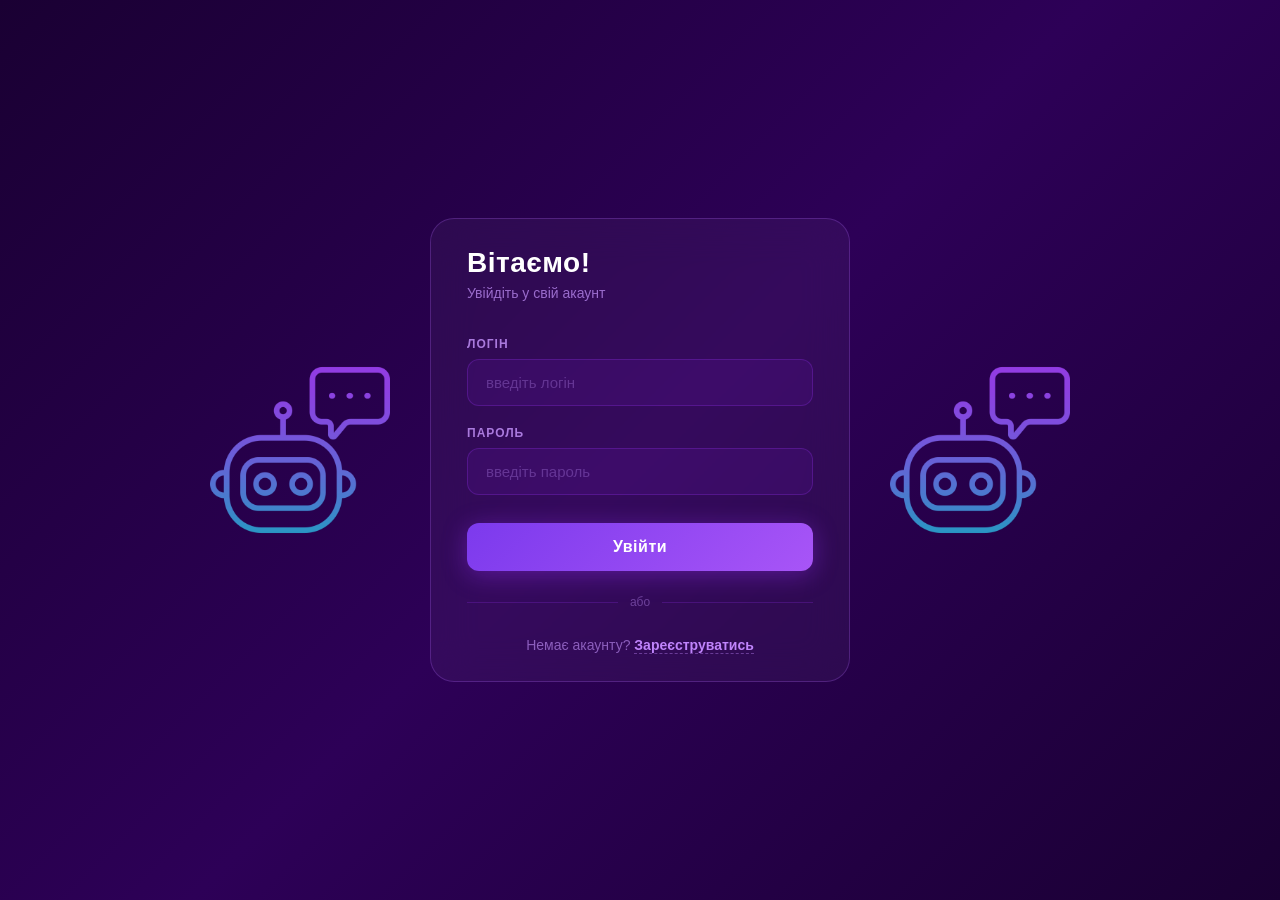
<file: index.html>
<!DOCTYPE html>
<html lang="uk">
<head>
  <meta charset="UTF-8" />
  <meta name="viewport" content="width=device-width, initial-scale=1.0"/>
  <title>Вхід</title>
  <link rel="stylesheet" href="style.css"/>
</head>
<body>

<div class="page-wrapper">
  <div class="card">
    <div class="card-title">Вітаємо!</div>
    <div class="card-subtitle">Увійдіть у свій акаунт</div>

    <div class="field">
      <label>Логін</label>
      <input type="text" placeholder="введіть логін" autocomplete="username"/>
    </div>

    <div class="field">
      <label>Пароль</label>
      <input type="password" placeholder="введіть пароль" autocomplete="current-password"/>
    </div>

    <button class="btn">Увійти</button>

    <div class="divider"><span>або</span></div>

    <div class="switch-text">
      Немає акаунту? <a href="register.html">Зареєструватись</a>
    </div>
  </div>
</div>

</body>
</html>
</file>
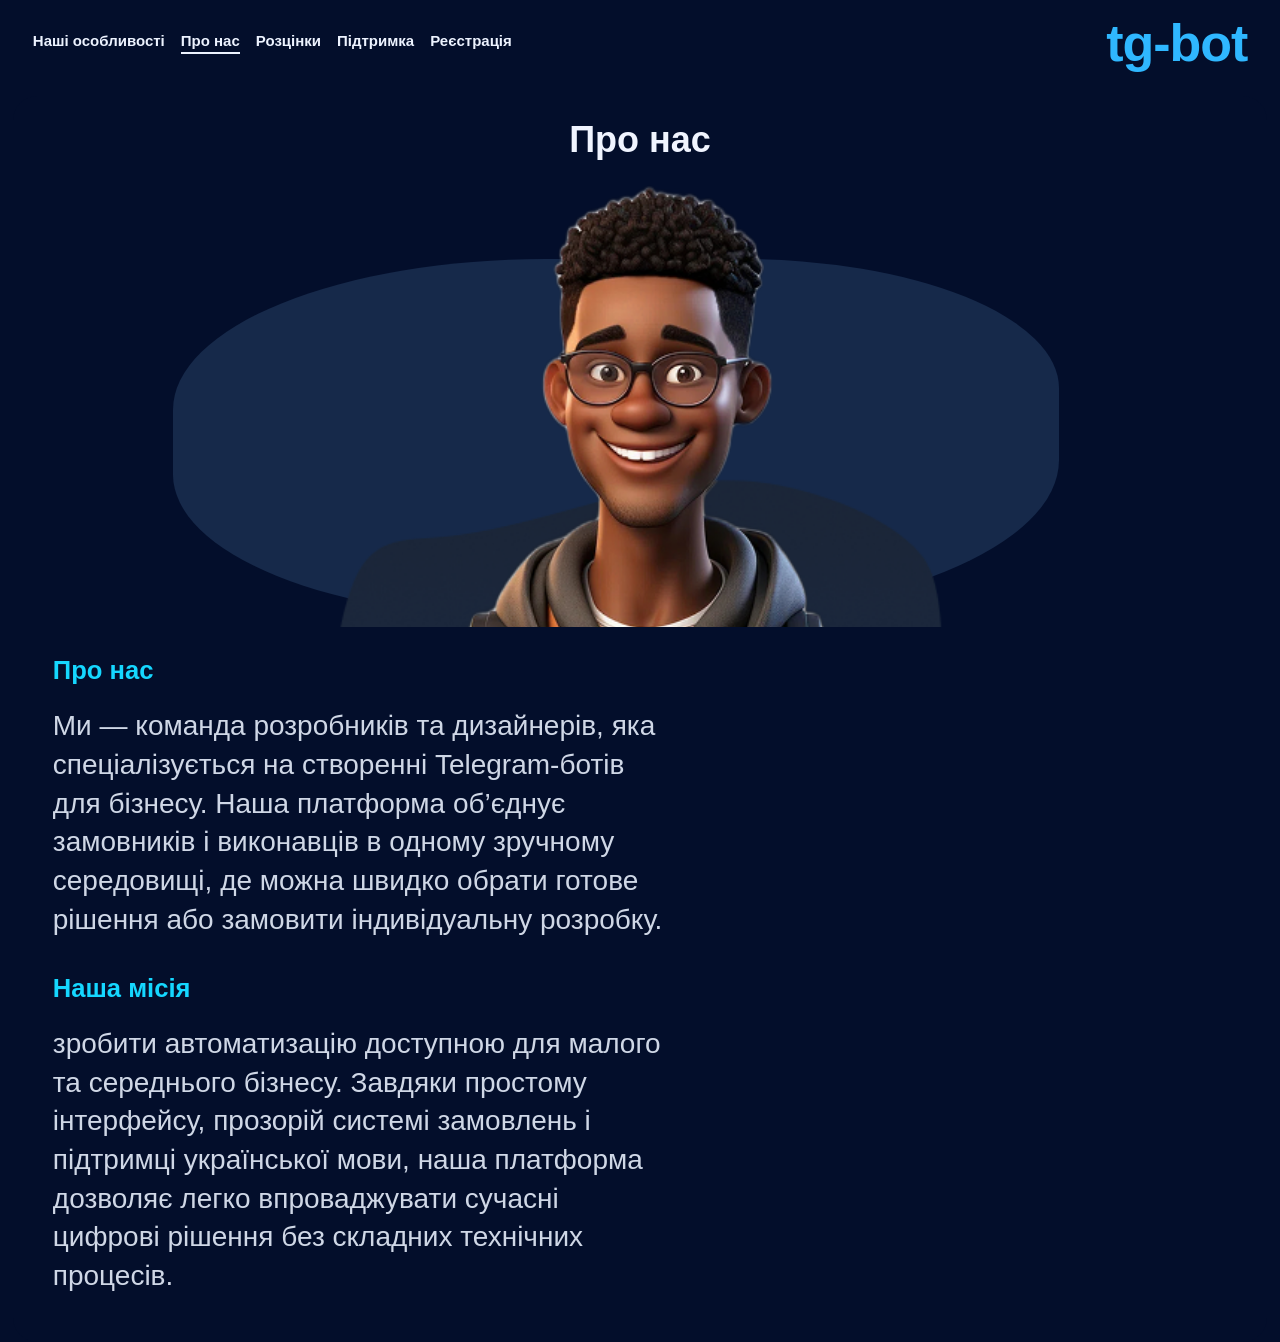
<file: pro nas/index.html>
<!DOCTYPE html>
<html lang="uk">
  <head>
    <meta charset="UTF-8" />
    <meta name="viewport" content="width=device-width, initial-scale=1.0" />
    <title>Про нас</title>
    <link rel="stylesheet" href="styles.css" />
  </head>
  <body>
    <header class="site-nav" aria-label="Головна навігація">
      <nav>
        <a href="#">Наші особливості</a>
        <a href="#" class="active">Про нас</a>
        <a href="#">Розцінки</a>
        <a href="#">Підтримка</a>
        <a href="#">Реєстрація</a>
      </nav>
      <a href="#" class="brand" aria-label="tg-bot">tg-bot</a>
    </header>

    <main class="about-card">
      <h1>Про нас</h1>

      <section class="about-layout">
        <div class="image-wrap">
          <img src="Group 16.png" alt="Ілюстрація команди" />
        </div>

        <div class="content">
          <article class="block">
            <h2>Про нас</h2>
            <p>
              Ми — команда розробників та дизайнерів, яка спеціалізується на створенні
              Telegram-ботів для бізнесу. Наша платформа об’єднує замовників і виконавців
              в одному зручному середовищі, де можна швидко обрати готове рішення або
              замовити індивідуальну розробку.
            </p>
          </article>

          <article class="block">
            <h2>Наша місія</h2>
            <p>
              зробити автоматизацію доступною для малого та середнього бізнесу. Завдяки
              простому інтерфейсу, прозорій системі замовлень і підтримці української мови,
              наша платформа дозволяє легко впроваджувати сучасні цифрові рішення без
              складних технічних процесів.
            </p>
          </article>
        </div>
      </section>
    </main>
  </body>
</html>
</file>
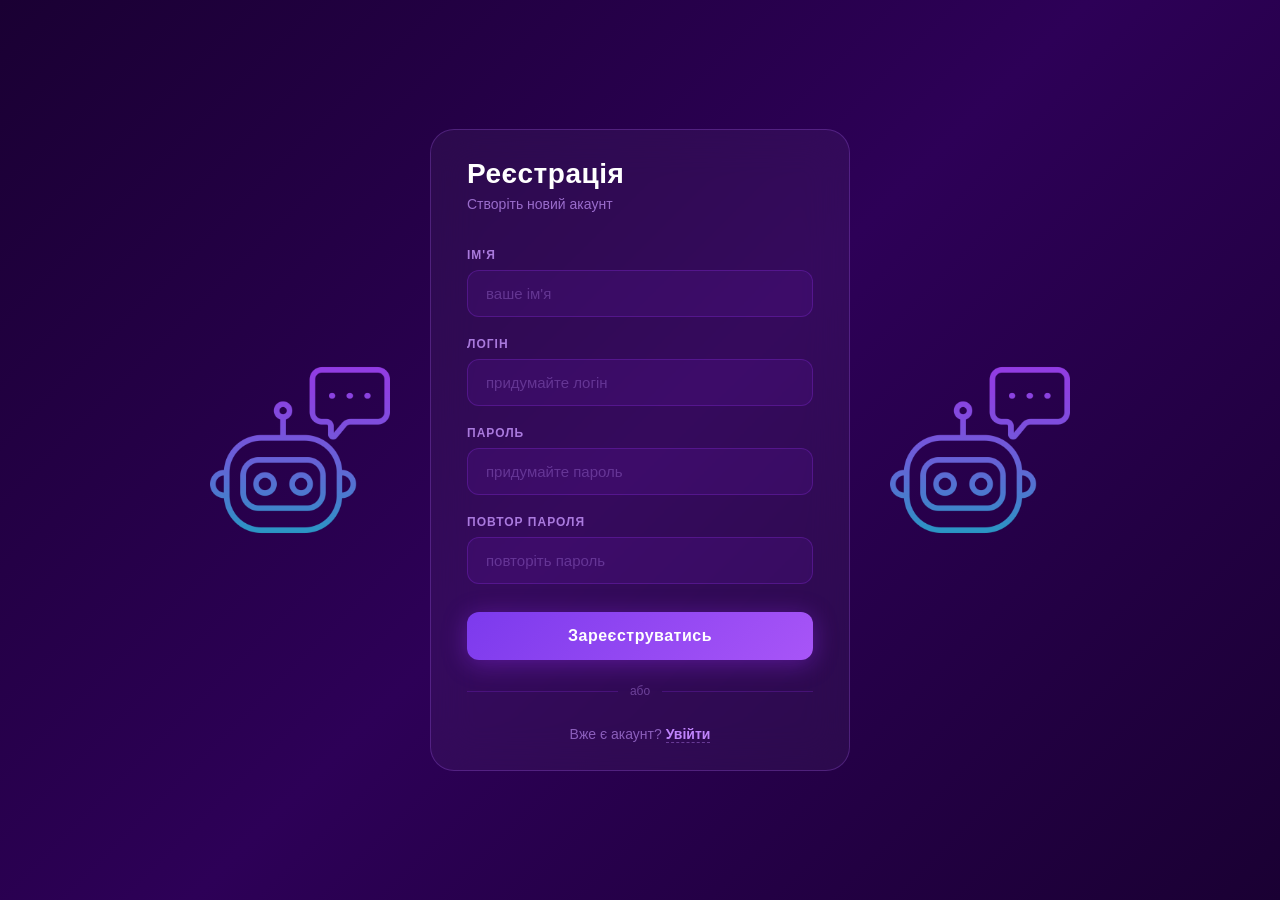
<file: register.html>
<!DOCTYPE html>
<html lang="uk">
<head>
  <meta charset="UTF-8" />
  <meta name="viewport" content="width=device-width, initial-scale=1.0"/>
  <title>Реєстрація</title>
  <link rel="stylesheet" href="style.css"/>
</head>
<body>

<div class="page-wrapper">
  <div class="card">
    <div class="card-title">Реєстрація</div>
    <div class="card-subtitle">Створіть новий акаунт</div>

    <div class="field">
      <label>Ім'я</label>
      <input type="text" placeholder="ваше ім'я" autocomplete="name"/>
    </div>

    <div class="field">
      <label>Логін</label>
      <input type="text" placeholder="придумайте логін" autocomplete="username"/>
    </div>

    <div class="field">
      <label>Пароль</label>
      <input type="password" placeholder="придумайте пароль" autocomplete="new-password"/>
    </div>

    <div class="field">
      <label>Повтор пароля</label>
      <input type="password" placeholder="повторіть пароль" autocomplete="new-password"/>
    </div>

    <button class="btn">Зареєструватись</button>

    <div class="divider"><span>або</span></div>

    <div class="switch-text">
      Вже є акаунт? <a href="index.html">Увійти</a>
    </div>
  </div>
</div>

</body>
</html>
</file>
<file: style.css>
* {
  margin: 0;
  padding: 0;
  box-sizing: border-box;
}

body {
  height: 100vh;
  display: flex;
  align-items: center;
  justify-content: center;
  background: linear-gradient(135deg, #1a0033 0%, #2d0057 50%, #1a0033 100%);
  font-family: 'Segoe UI', Tahoma, Geneva, Verdana, sans-serif;
  overflow: hidden;
}

.page-wrapper {
  width: 420px;
  position: relative;
  z-index: 1;
}

.page-wrapper::before,
.page-wrapper::after {
  content: '';
  position: absolute;
  top: 50%;
  width: 180px;
  height: 180px;
  background: url('image.png') center/cover no-repeat;
  transform: translateY(-50%);
  opacity: 0.85;
}

.page-wrapper::before {
  left: -220px;
}

.page-wrapper::after {
  right: -220px;
}

/* Картка */
.card {
  background: rgba(255, 255, 255, 0.04);
  backdrop-filter: blur(20px);
  -webkit-backdrop-filter: blur(20px);
  border: 1px solid rgba(180, 100, 255, 0.25);
  border-radius: 24px;
  padding: 28px 36px 28px;
}

.card-title {
  font-size: 28px;
  font-weight: 700;
  color: #fff;
  margin-bottom: 6px;
  letter-spacing: 0.5px;
}

.card-subtitle {
  font-size: 14px;
  color: rgba(200, 150, 255, 0.7);
  margin-bottom: 36px;
}

.field {
  position: relative;
  margin-bottom: 20px;
}

.field label {
  display: block;
  font-size: 12px;
  font-weight: 600;
  color: rgba(200, 150, 255, 0.8);
  margin-bottom: 8px;
  text-transform: uppercase;
  letter-spacing: 1px;
}

.field input {
  width: 100%;
  padding: 14px 18px;
  background: rgba(138, 43, 226, 0.1);
  border: 1px solid rgba(138, 43, 226, 0.3);
  border-radius: 12px;
  color: #fff;
  font-size: 15px;
  outline: none;
}

.field input::placeholder {
  color: rgba(200, 150, 255, 0.3);
}

.field input:focus {
  border-color: #a855f7;
  background: rgba(138, 43, 226, 0.18);
  box-shadow: 0 0 0 3px rgba(168, 85, 247, 0.15);
}

/* Кнопка */
.btn {
  width: 100%;
  padding: 15px;
  margin-top: 8px;
  background: linear-gradient(135deg, #7c3aed, #a855f7);
  border: none;
  border-radius: 12px;
  color: #fff;
  font-size: 16px;
  font-weight: 700;
  cursor: pointer;
  letter-spacing: 0.5px;
  box-shadow: 0 4px 24px rgba(138, 43, 226, 0.45);
}

.switch-text {
  text-align: center;
  margin-top: 28px;
  font-size: 14px;
  color: rgba(200, 150, 255, 0.6);
}

.switch-text a {
  color: #c084fc;
  text-decoration: none;
  font-weight: 600;
  cursor: pointer;
  border-bottom: 1px dashed rgba(192, 132, 252, 0.4);
}

.switch-text a:hover {
  color: #e879f9;
}

.divider {
  display: flex;
  align-items: center;
  gap: 12px;
  margin: 24px 0;
}

.divider::before,
.divider::after {
  content: '';
  flex: 1;
  height: 1px;
  background: rgba(138, 43, 226, 0.25);
}

.divider span {
  font-size: 12px;
  color: rgba(200, 150, 255, 0.4);
  white-space: nowrap;
}
</file>
<file: pro nas/styles.css>
:root {
  --bg-page: #030e2b;
  --bg-card: #051033;
  --text-main: #cfd7e6;
  --text-title: #f0f4ff;
  --accent: #15d7ff;
  --card-border: rgba(134, 158, 212, 0.2);
}

* {
  box-sizing: border-box;
}

body {
  margin: 0;
  min-height: 100vh;
  display: flex;
  flex-direction: column;
  align-items: center;
  background: var(--bg-page);
  font-family: Inter, Manrope, Segoe UI, Arial, sans-serif;
  color: var(--text-main);
}

.site-nav {
  width: min(1520px, 98vw);
  margin-top: 0;
  padding: 28px 44px 24px;
  background: var(--bg-page);
  display: flex;
  align-items: flex-end;
  justify-content: space-between;
}

.site-nav nav {
  display: flex;
  gap: 28px;
  flex-wrap: wrap;
  align-items: center;
}

.site-nav nav a {
  color: #edf3ff;
  text-decoration: none;
  font-size: 15px;
  line-height: 1;
  font-weight: 600;
  border-bottom: 2px solid transparent;
  padding-bottom: 4px;
}

.site-nav nav a.active {
  border-bottom-color: #edf3ff;
}

.site-nav .brand {
  text-decoration: none;
  color: #2fb7ff;
  font-size: 62px;
  line-height: 0.92;
  font-weight: 700;
  letter-spacing: -0.02em;
}

.about-card {
  width: min(1520px, 98vw);
  min-height: min(760px, 96vh);
  border-radius: 24px;
  border: none;
  background: var(--bg-page);
  box-shadow: none;
  padding: 22px 58px 36px;
  margin-top: 10px;
}

h1 {
  margin: 0;
  text-align: center;
  font-size: clamp(36px, 2.8vw, 46px);
  line-height: 1.1;
  font-weight: 700;
  color: var(--text-title);
}

.about-layout {
  margin-top: 8px;
  display: grid;
  grid-template-columns: 1.05fr 0.95fr;
  align-items: center;
  column-gap: 12px;
}

.image-wrap {
  position: relative;
  height: 1000px;
  display: grid;
  place-items: end center;
  overflow: hidden;
}

.image-wrap::before {
  content: "";
  position: absolute;
  width: 74%;
  height: 78%;
  left: 11%;
  bottom: 2%;
  border-radius: 42% 36% 44% 40%;
  background: #16294a;
  z-index: 0;
}

.image-wrap img {
  position: relative;
  z-index: 1;
  width: min(620px, 92%);
  max-height: 100%;
  object-fit: contain;
  object-position: bottom center;
  filter: saturate(1.02);
}

.content {
  align-self: stretch;
  display: grid;
  grid-template-rows: 1fr 1fr;
  row-gap: 14px;
  padding: 18px 12px 8px 34px;
}

.block {
  align-self: center;
}

h2 {
  margin: 0;
  color: var(--accent);
  font-size: clamp(24px, 2vw, 34px);
  font-weight: 700;
  line-height: 1.2;
}

p {
  margin: 22px 0 0;
  max-width: 620px;
  font-size: clamp(22px, 1.45vw, 31px);
  line-height: 1.38;
  font-weight: 400;
  color: var(--text-main);
}

@media (max-width: 1280px) {
  .site-nav {
    padding: 20px 20px 18px;
    align-items: center;
  }

  .site-nav nav {
    gap: 16px;
  }

  .site-nav nav a {
    font-size: 15px;
  }

  .site-nav .brand {
    font-size: clamp(34px, 4.2vw, 52px);
  }

  .about-card {
    padding: 24px 28px 30px;
  }

  .about-layout {
    grid-template-columns: 1fr;
    row-gap: 8px;
  }

  .image-wrap {
    height: 460px;
  }

  .content {
    padding: 0 12px 16px;
  }

  p {
    font-size: clamp(18px, 2.2vw, 28px);
  }
}
</file>
